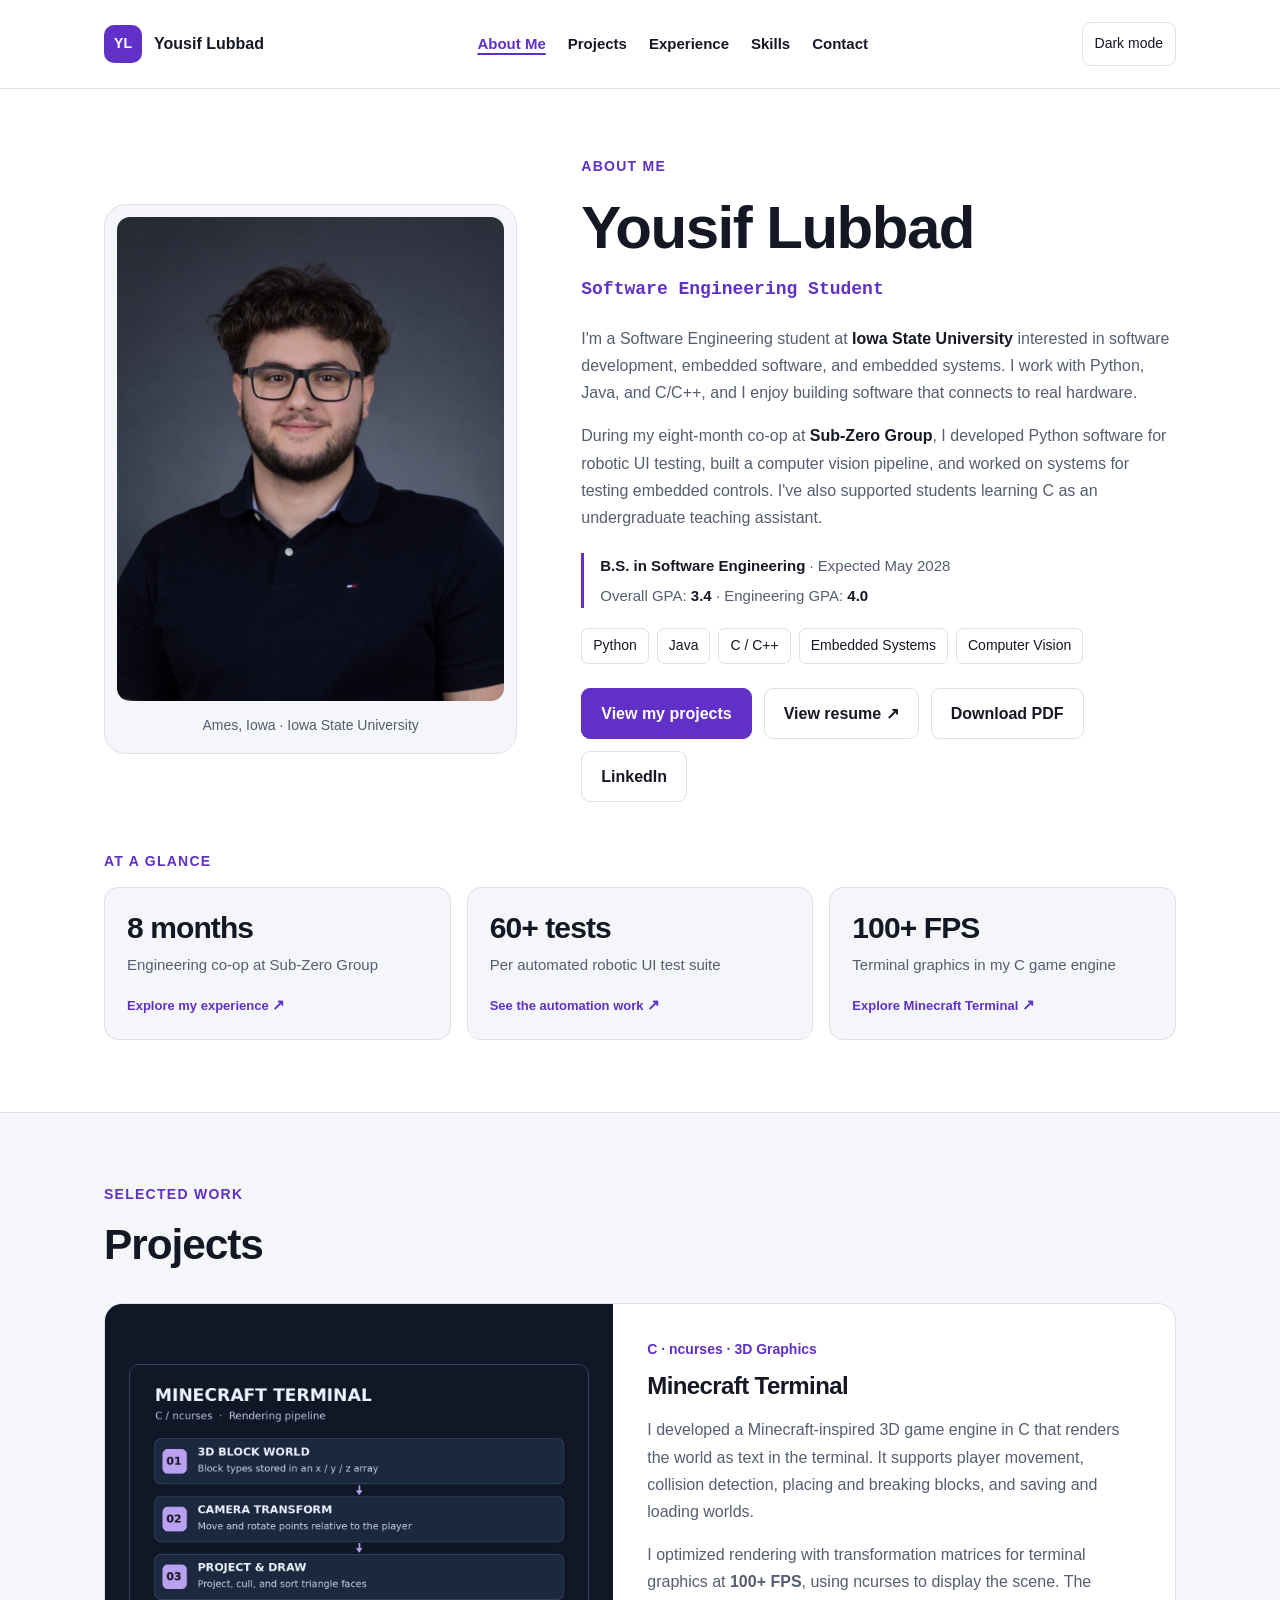
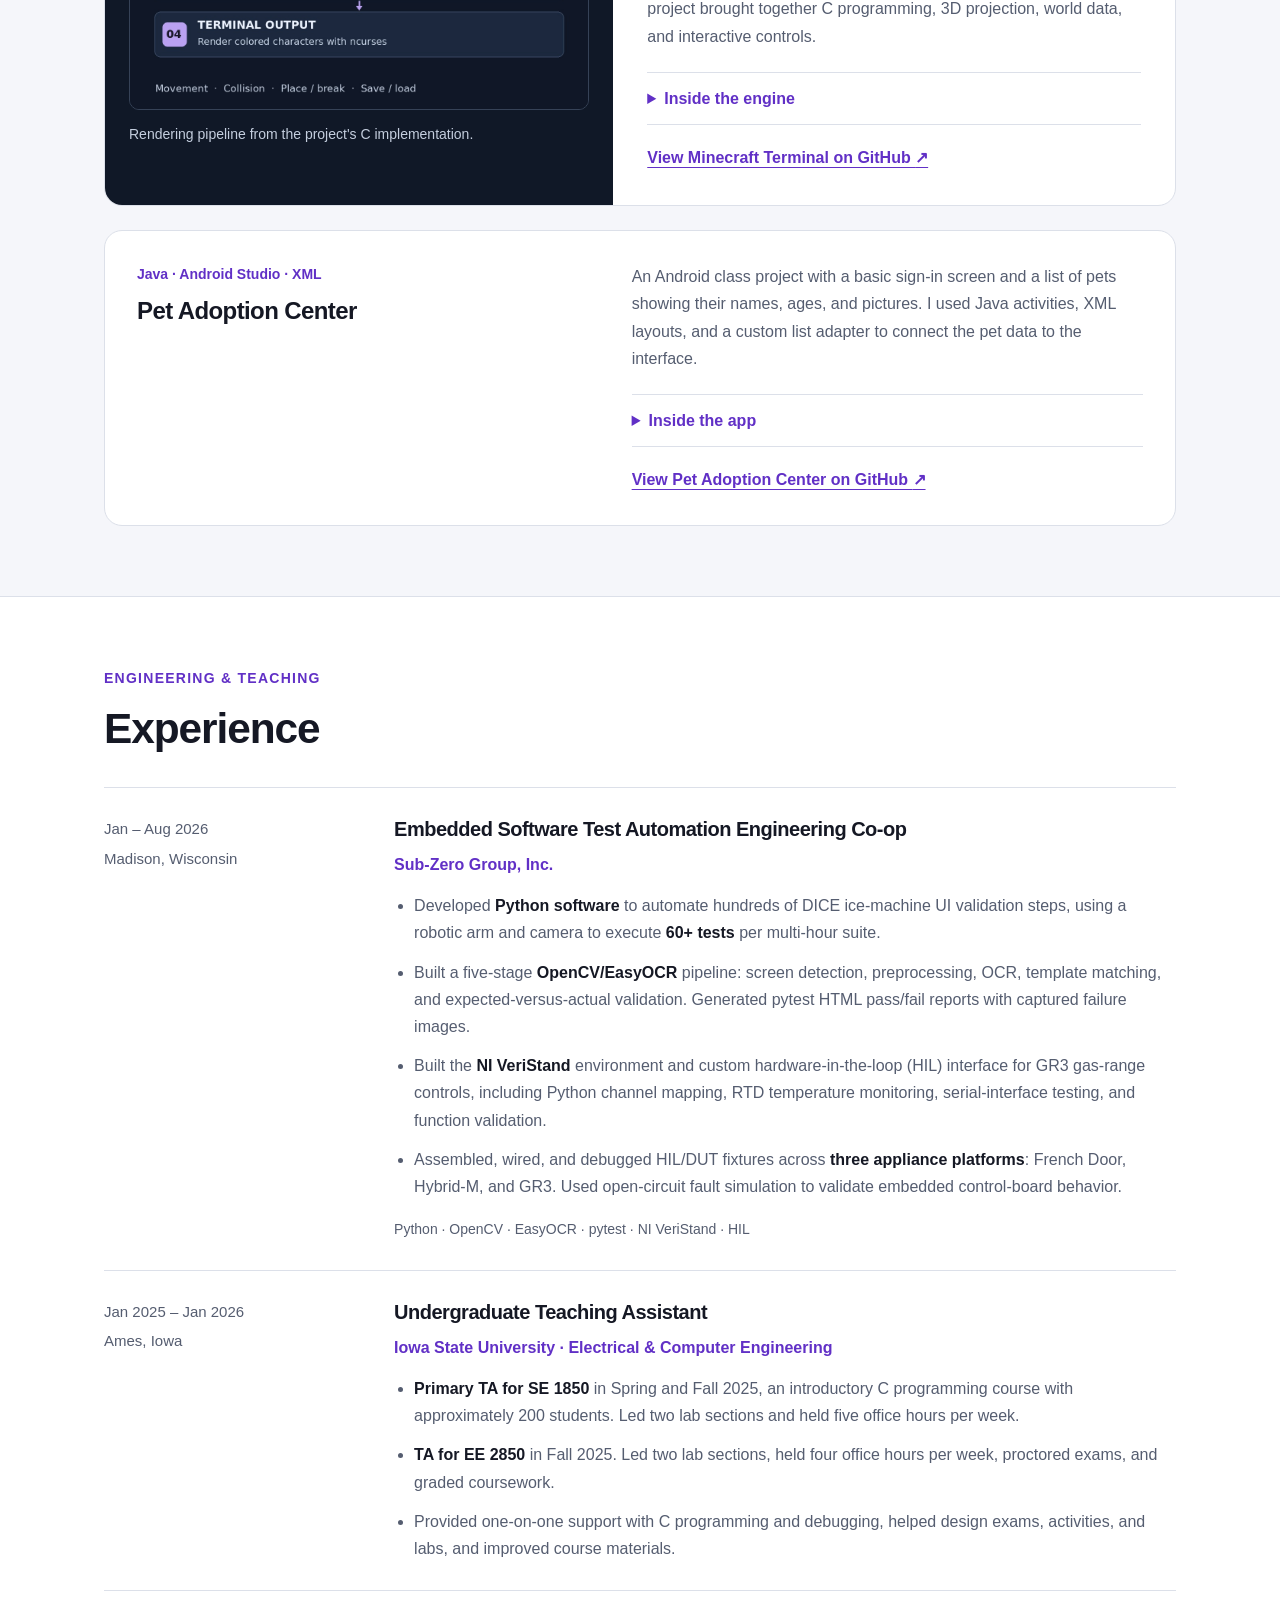
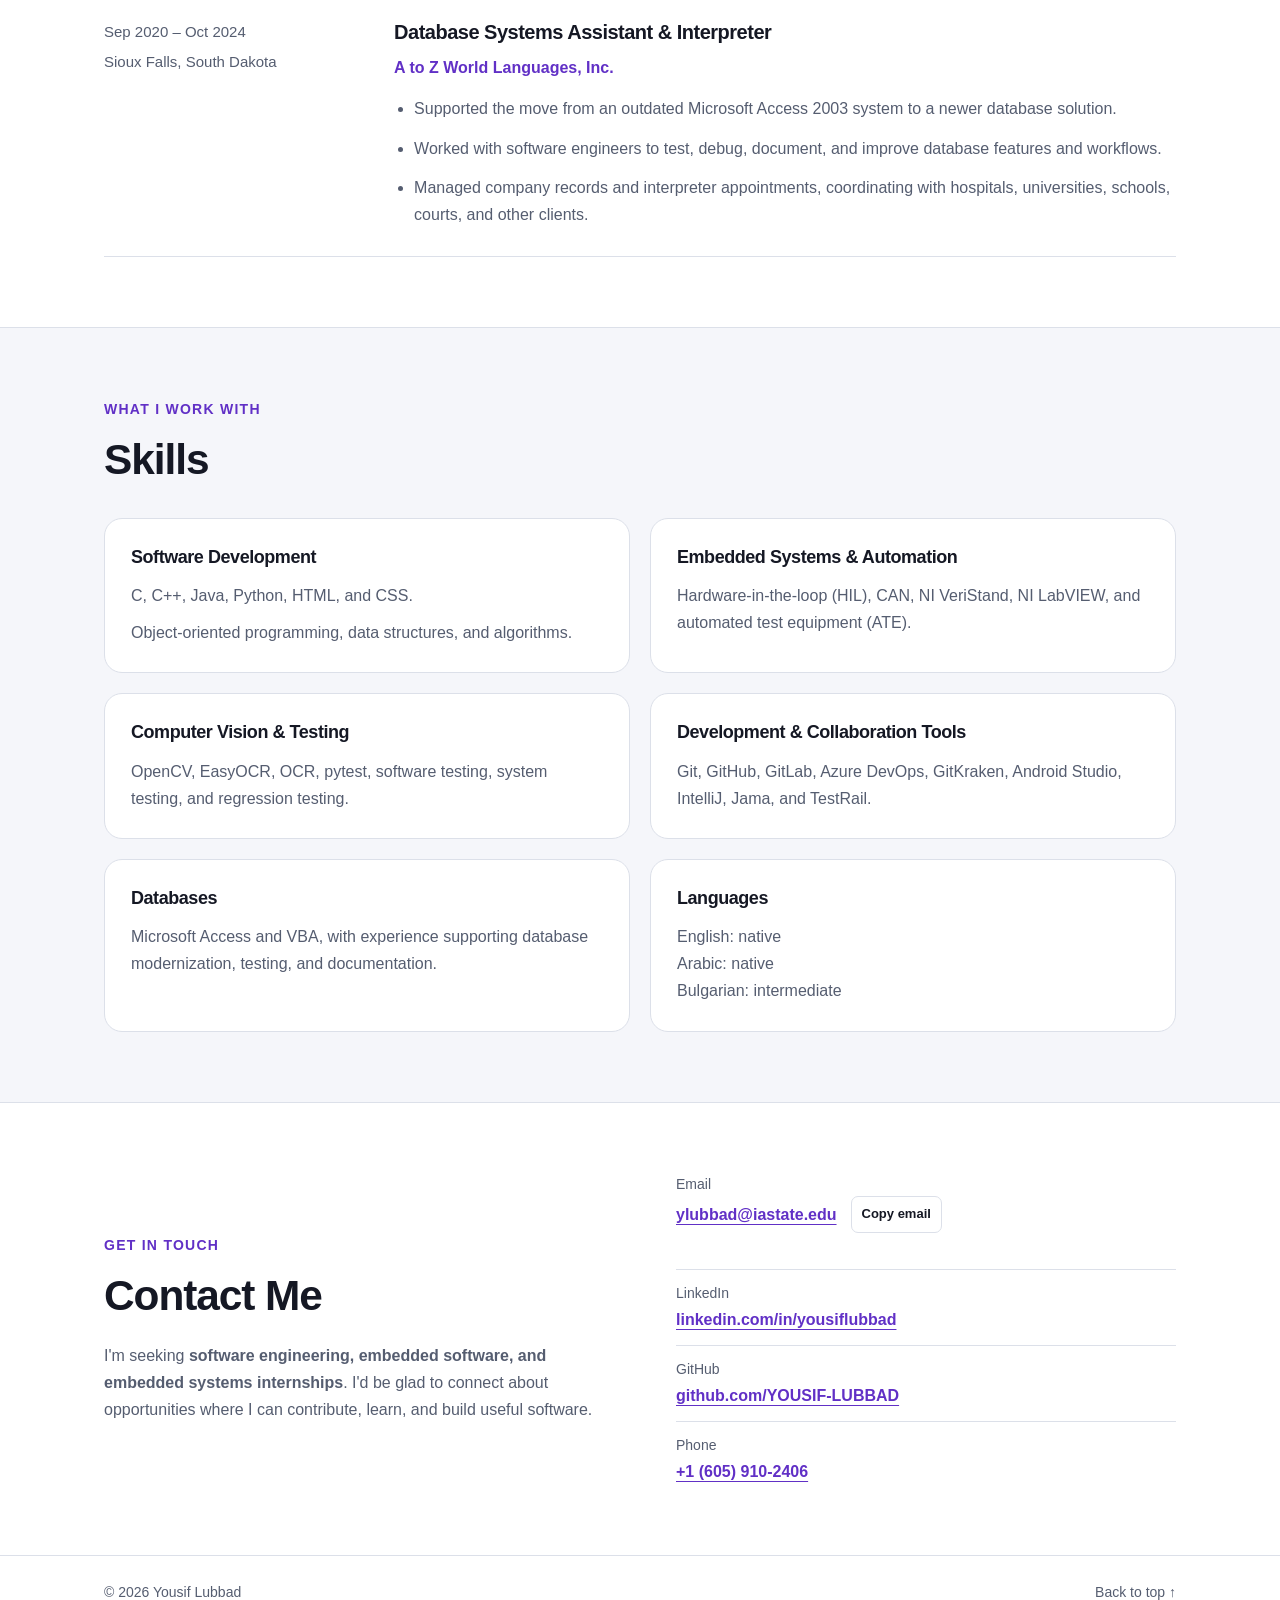
<file: index.html>
<!DOCTYPE html>
<html lang="en">
<head>
  <meta charset="UTF-8">
  <meta name="viewport" content="width=device-width, initial-scale=1.0">
  <meta name="description" content="Yousif Lubbad is a Software Engineering student at Iowa State University seeking software engineering, embedded software, and embedded systems internships. Explore his Python, C/C++, computer vision, and HIL experience.">
  <meta name="color-scheme" content="light dark">
  <title>Yousif Lubbad | Software Engineering Portfolio</title>
  <link rel="canonical" href="https://yousif-lubbad.github.io/">
  <meta property="og:title" content="Yousif Lubbad — Software Engineering">
  <meta property="og:description" content="ISU Software Engineering student focused on embedded systems and software development.">
  <meta property="og:type" content="website">
  <meta property="og:url" content="https://yousif-lubbad.github.io/">
  <meta property="og:image" content="https://yousif-lubbad.github.io/Profile%20pic.jpg">
  <meta name="twitter:card" content="summary_large_image">
  <meta name="twitter:title" content="Yousif Lubbad — Software Engineering">
  <meta name="twitter:description" content="ISU Software Engineering student focused on embedded systems and software development.">
  <meta name="twitter:image" content="https://yousif-lubbad.github.io/Profile%20pic.jpg">

  <!-- External CSS: shared typography, colors, and responsive layout. -->
  <link rel="stylesheet" href="./style.css">

  <!-- Internal CSS: the page container and project panels. -->
  <style>
    .container {
      width: 100%;
      max-width: 1120px;
      margin: 0 auto;
      padding: 0 24px;
    }
    .project {
      margin-bottom: 24px;
      border: 1px solid var(--line);
      border-radius: 18px;
      overflow: hidden;
      background-color: var(--surface);
    }
  </style>
</head>
<body>
  <a class="skip-link" href="#about">Skip to main content</a>
  <header class="site-header">
    <div class="container header-inner">
      <a class="brand" href="#about" aria-label="Yousif Lubbad, About Me">
        <span class="brand-mark" aria-hidden="true">YL</span><span>Yousif Lubbad</span>
      </a>
      <nav aria-label="Main navigation">
        <ul>
          <li><a href="#about">About Me</a></li>
          <li><a href="#projects">Projects</a></li>
          <li><a href="#experience">Experience</a></li>
          <li><a href="#skills">Skills</a></li>
          <li><a href="#contact">Contact</a></li>
        </ul>
      </nav>
      <button id="theme-toggle" class="theme-toggle" type="button" aria-pressed="false" aria-label="Dark mode" hidden>Dark mode</button>
    </div>
  </header>

  <main>
    <section id="about" class="about-section" aria-labelledby="about-heading" tabindex="-1">
      <div class="container about-grid">
        <figure class="portrait">
          <img src="./images/profile.jpg" alt="Yousif Lubbad wearing glasses and a navy polo shirt" width="1024" height="1536" fetchpriority="high">
          <figcaption>Ames, Iowa · Iowa State University</figcaption>
        </figure>
        <div class="about-copy">
          <p class="eyebrow">About Me</p>
          <h1 id="about-heading">Yousif Lubbad</h1>
          <!-- Inline CSS: a distinct style for the profile role. -->
          <p class="role" style="font-family: 'Courier New', Courier, monospace; color: var(--accent); font-weight: 700;">Software Engineering Student</p>
          <p>I'm a Software Engineering student at <strong>Iowa State University</strong> interested in software development, embedded software, and embedded systems. I work with Python, Java, and C/C++, and I enjoy building software that connects to real hardware.</p>
          <p>During my eight-month co-op at <strong>Sub-Zero Group</strong>, I developed Python software for robotic UI testing, built a computer vision pipeline, and worked on systems for testing embedded controls. I've also supported students learning C as an undergraduate teaching assistant.</p>
          <div class="education-summary">
            <p><strong>B.S. in Software Engineering</strong> · Expected May 2028</p>
            <p>Overall GPA: <strong>3.4</strong> · Engineering GPA: <strong>4.0</strong></p>
          </div>
          <ul class="skills" aria-label="Programming languages and tools">
            <li>Python</li><li>Java</li><li>C / C++</li><li>Embedded Systems</li><li>Computer Vision</li>
          </ul>
          <div class="actions">
            <a class="button button-primary" href="#projects">View my projects</a>
            <a class="button" href="./documents/Yousif_Lubbad_Resume.pdf" target="_blank" rel="noopener noreferrer">View resume <span aria-hidden="true">↗</span><span class="sr-only"> (PDF, opens in a new tab)</span></a>
            <a class="button" href="./documents/Yousif_Lubbad_Resume.pdf" download="Yousif_Lubbad_Resume.pdf">Download PDF</a>
            <a class="button" href="https://www.linkedin.com/in/yousiflubbad/" target="_blank" rel="noopener noreferrer">LinkedIn <span class="sr-only">(opens in a new tab)</span></a>
          </div>
        </div>
      </div>
      <div class="container highlights-wrap">
        <p class="eyebrow">At a Glance</p>
        <ul class="highlights" aria-label="Selected engineering highlights">
          <li><a href="#experience"><strong>8 months</strong><span>Engineering co-op at Sub-Zero Group</span><span class="highlight-link">Explore my experience <span aria-hidden="true">↗</span></span></a></li>
          <li><a href="#experience"><strong>60+ tests</strong><span>Per automated robotic UI test suite</span><span class="highlight-link">See the automation work <span aria-hidden="true">↗</span></span></a></li>
          <li><a href="#projects"><strong>100+ FPS</strong><span>Terminal graphics in my C game engine</span><span class="highlight-link">Explore Minecraft Terminal <span aria-hidden="true">↗</span></span></a></li>
        </ul>
      </div>
    </section>

    <section id="projects" class="section section-tinted" aria-labelledby="projects-heading" tabindex="-1">
      <div class="container">
        <div class="section-heading"><p class="eyebrow">Selected Work</p><h2 id="projects-heading">Projects</h2></div>
        <article class="project featured-project" aria-labelledby="project-one-heading">
          <figure class="project-visual">
            <img src="./images/project1.jpg" alt="Minecraft Terminal rendering pipeline: 3D block data becomes camera-space points, projected triangles, and colored terminal characters" width="1200" height="900" loading="lazy">
            <figcaption>Rendering pipeline from the project's C implementation.</figcaption>
          </figure>
          <div class="project-copy">
            <p class="project-category">C · ncurses · 3D Graphics</p>
            <h3 id="project-one-heading">Minecraft Terminal</h3>
            <p>I developed a Minecraft-inspired 3D game engine in C that renders the world as text in the terminal. It supports player movement, collision detection, placing and breaking blocks, and saving and loading worlds.</p>
            <p>I optimized rendering with transformation matrices for terminal graphics at <strong>100+ FPS</strong>, using ncurses to display the scene. The project brought together C programming, 3D projection, world data, and interactive controls.</p>
            <details class="project-details">
              <summary>Inside the engine</summary>
              <dl>
                <dt>The challenge</dt><dd>Make a 3D block world playable inside a text terminal.</dd>
                <dt>The approach</dt><dd>Transform world coordinates into camera space, project the scene into triangles, and use ncurses to draw colored terminal characters.</dd>
                <dt>The result</dt><dd>Interactive movement and collision detection, block placement and removal, and worlds that can be saved and loaded.</dd>
              </dl>
            </details>
            <a class="text-link" href="https://github.com/YOUSIF-LUBBAD/Minecraft-Terminal-Yousif" target="_blank" rel="noopener noreferrer">View Minecraft Terminal on GitHub <span aria-hidden="true">↗</span><span class="sr-only"> (opens in a new tab)</span></a>
          </div>
        </article>
        <article class="project secondary-project" aria-labelledby="project-two-heading">
          <div><p class="project-category">Java · Android Studio · XML</p><h3 id="project-two-heading">Pet Adoption Center</h3></div>
          <div>
            <p>An Android class project with a basic sign-in screen and a list of pets showing their names, ages, and pictures. I used Java activities, XML layouts, and a custom list adapter to connect the pet data to the interface.</p>
            <details class="project-details">
              <summary>Inside the app</summary>
              <dl>
                <dt>The goal</dt><dd>Build a simple Android interface for browsing pets available for adoption.</dd>
                <dt>The implementation</dt><dd>Java activities handle the screens, XML defines their layouts, and a custom adapter maps each pet's name, age, and image to a list row.</dd>
                <dt>The result</dt><dd>A class project connecting a basic sign-in screen to a visual pet list.</dd>
              </dl>
            </details>
            <a class="text-link" href="https://github.com/YOUSIF-LUBBAD/KC-FinalProject" target="_blank" rel="noopener noreferrer">View Pet Adoption Center on GitHub <span aria-hidden="true">↗</span><span class="sr-only"> (opens in a new tab)</span></a>
          </div>
        </article>
      </div>
    </section>

    <section id="experience" class="section" aria-labelledby="experience-heading" tabindex="-1">
      <div class="container">
        <div class="section-heading"><p class="eyebrow">Engineering &amp; Teaching</p><h2 id="experience-heading">Experience</h2></div>
        <div class="experience-list">
          <article class="experience-item">
            <div class="experience-meta"><p>Jan – Aug 2026</p><p>Madison, Wisconsin</p></div>
            <div>
              <h3>Embedded Software Test Automation Engineering Co-op</h3>
              <p class="organization">Sub-Zero Group, Inc.</p>
              <ul class="experience-details">
                <li>Developed <strong>Python software</strong> to automate hundreds of DICE ice-machine UI validation steps, using a robotic arm and camera to execute <strong>60+ tests</strong> per multi-hour suite.</li>
                <li>Built a five-stage <strong>OpenCV/EasyOCR</strong> pipeline: screen detection, preprocessing, OCR, template matching, and expected-versus-actual validation. Generated pytest HTML pass/fail reports with captured failure images.</li>
                <li>Built the <strong>NI VeriStand</strong> environment and custom hardware-in-the-loop (HIL) interface for GR3 gas-range controls, including Python channel mapping, RTD temperature monitoring, serial-interface testing, and function validation.</li>
                <li>Assembled, wired, and debugged HIL/DUT fixtures across <strong>three appliance platforms</strong>: French Door, Hybrid-M, and GR3. Used open-circuit fault simulation to validate embedded control-board behavior.</li>
              </ul>
              <p class="tool-note">Python · OpenCV · EasyOCR · pytest · NI VeriStand · HIL</p>
            </div>
          </article>
          <article class="experience-item">
            <div class="experience-meta"><p>Jan 2025 – Jan 2026</p><p>Ames, Iowa</p></div>
            <div>
              <h3>Undergraduate Teaching Assistant</h3>
              <p class="organization">Iowa State University · Electrical &amp; Computer Engineering</p>
              <ul class="experience-details">
                <li><strong>Primary TA for SE 1850</strong> in Spring and Fall 2025, an introductory C programming course with approximately 200 students. Led two lab sections and held five office hours per week.</li>
                <li><strong>TA for EE 2850</strong> in Fall 2025. Led two lab sections, held four office hours per week, proctored exams, and graded coursework.</li>
                <li>Provided one-on-one support with C programming and debugging, helped design exams, activities, and labs, and improved course materials.</li>
              </ul>
            </div>
          </article>
          <article class="experience-item">
            <div class="experience-meta"><p>Sep 2020 – Oct 2024</p><p>Sioux Falls, South Dakota</p></div>
            <div>
              <h3>Database Systems Assistant &amp; Interpreter</h3>
              <p class="organization">A to Z World Languages, Inc.</p>
              <ul class="experience-details">
                <li>Supported the move from an outdated Microsoft Access 2003 system to a newer database solution.</li>
                <li>Worked with software engineers to test, debug, document, and improve database features and workflows.</li>
                <li>Managed company records and interpreter appointments, coordinating with hospitals, universities, schools, courts, and other clients.</li>
              </ul>
            </div>
          </article>
        </div>
      </div>
    </section>

    <section id="skills" class="section section-tinted" aria-labelledby="skills-heading" tabindex="-1">
      <div class="container">
        <div class="section-heading"><p class="eyebrow">What I Work With</p><h2 id="skills-heading">Skills</h2></div>
        <div class="skills-grid">
          <article class="project skill-group">
            <h3>Software Development</h3>
            <p>C, C++, Java, Python, HTML, and CSS.</p>
            <p>Object-oriented programming, data structures, and algorithms.</p>
          </article>
          <article class="project skill-group">
            <h3>Embedded Systems &amp; Automation</h3>
            <p>Hardware-in-the-loop (HIL), CAN, NI VeriStand, NI LabVIEW, and automated test equipment (ATE).</p>
          </article>
          <article class="project skill-group">
            <h3>Computer Vision &amp; Testing</h3>
            <p>OpenCV, EasyOCR, OCR, pytest, software testing, system testing, and regression testing.</p>
          </article>
          <article class="project skill-group">
            <h3>Development &amp; Collaboration Tools</h3>
            <p>Git, GitHub, GitLab, Azure DevOps, GitKraken, Android Studio, IntelliJ, Jama, and TestRail.</p>
          </article>
          <article class="project skill-group">
            <h3>Databases</h3>
            <p>Microsoft Access and VBA, with experience supporting database modernization, testing, and documentation.</p>
          </article>
          <article class="project skill-group">
            <h3>Languages</h3>
            <p>English: native<br>Arabic: native<br>Bulgarian: intermediate</p>
          </article>
        </div>
      </div>
    </section>

    <section id="contact" class="section contact-section" aria-labelledby="contact-heading" tabindex="-1">
      <div class="container contact-grid">
        <div>
          <p class="eyebrow">Get in Touch</p><h2 id="contact-heading">Contact Me</h2>
          <p>I'm seeking <strong>software engineering, embedded software, and embedded systems internships</strong>. I'd be glad to connect about opportunities where I can contribute, learn, and build useful software.</p>
        </div>
        <ul class="contact-links">
          <li>
            <span>Email</span>
            <div class="email-actions"><a id="email-link" href="mailto:ylubbad@iastate.edu">ylubbad@iastate.edu</a><button id="copy-email" class="copy-button" type="button" hidden>Copy email</button></div>
            <input id="email-to-copy" class="copy-fallback" type="text" value="ylubbad@iastate.edu" aria-label="Email address to copy" readonly hidden>
            <p id="copy-status" class="copy-status" role="status" aria-live="polite" aria-atomic="true"></p>
          </li>
          <li><span>LinkedIn</span><a href="https://www.linkedin.com/in/yousiflubbad/" target="_blank" rel="noopener noreferrer">linkedin.com/in/yousiflubbad<span class="sr-only"> (opens in a new tab)</span></a></li>
          <li><span>GitHub</span><a href="https://github.com/YOUSIF-LUBBAD" target="_blank" rel="noopener noreferrer">github.com/YOUSIF-LUBBAD<span class="sr-only"> (opens in a new tab)</span></a></li>
          <li><span>Phone</span><a href="tel:+16059102406">+1 (605) 910-2406</a></li>
        </ul>
      </div>
    </section>
  </main>

  <footer><div class="container footer-inner"><p>&copy; 2026 Yousif Lubbad</p><a href="#about">Back to top ↑</a></div></footer>
  <script src="./script.js" defer></script>
</body>
</html>
</file>
<file: style.css>
/* External stylesheet: theme, navigation, typography, and responsive layout. */
:root {
  color-scheme: light;
  --bg: #ffffff; --surface: #ffffff; --tint: #f5f6fa;
  --text: #151824; --muted: #555d70; --line: #dce0e9;
  --accent: #6130c6; --button: #6130c6; --button-hover: #492199;
}
html.dark {
  color-scheme: dark;
  --bg: #101219; --surface: #181b25; --tint: #141720;
  --text: #f0f2f8; --muted: #b3bdd0; --line: #343b4b;
  --accent: #c4a6ff; --button: #7542d6; --button-hover: #6130c6;
}
* { box-sizing: border-box; }
html { scroll-behavior: smooth; scroll-padding-top: var(--header-offset, 110px); }
body { margin: 0; background: var(--bg); color: var(--text); font-family: Inter, -apple-system, BlinkMacSystemFont, "Segoe UI", Arial, sans-serif; font-size: 1rem; line-height: 1.7; }
img { display: block; max-width: 100%; height: auto; }
figure, p, h1, h2, h3 { margin: 0; }
p + p { margin-top: 16px; }
h1, h2, h3 { line-height: 1.2; letter-spacing: -0.025em; }
h1 { font-size: clamp(2.5rem, 5vw, 3.75rem); font-weight: 800; margin-bottom: 12px; }
h2 { font-size: clamp(2rem, 4vw, 2.65rem); }
h3 { font-size: 1.5rem; }
a { color: var(--accent); text-underline-offset: 4px; }
a:hover { text-decoration-thickness: 2px; }
a:focus-visible, button:focus-visible, summary:focus-visible, input:focus-visible { outline: 3px solid var(--accent); outline-offset: 5px; }
button { font: inherit; }
[hidden] { display: none !important; }
section[id] { scroll-margin-top: 20px; }
.sr-only { position: absolute; width: 1px; height: 1px; padding: 0; margin: -1px; overflow: hidden; clip: rect(0, 0, 0, 0); white-space: nowrap; border: 0; }
.skip-link { position: fixed; left: 16px; top: -90px; z-index: 100; padding: 12px 18px; border-radius: 8px; background: var(--text); color: var(--bg); }
.skip-link:focus { top: 12px; }
.site-header { position: sticky; top: 0; z-index: 10; border-bottom: 1px solid var(--line); background: var(--bg); }
.container.header-inner { display: flex; align-items: center; justify-content: space-between; flex-wrap: wrap; gap: 18px; min-height: 88px; padding-top: 16px; padding-bottom: 16px; }
.brand { display: inline-flex; align-items: center; gap: 12px; color: var(--text); text-decoration: none; font-weight: 750; white-space: nowrap; }
.brand-mark { display: grid; place-items: center; width: 38px; height: 38px; border-radius: 10px; background: var(--accent); color: var(--bg); font-size: 0.875rem; }
nav ul { display: flex; align-items: center; justify-content: center; flex-wrap: wrap; gap: 6px 22px; list-style: none; padding: 0; margin: 0; }
nav a { display: inline-block; padding: 8px 0; color: var(--text); text-decoration: none; font-size: 0.9375rem; font-weight: 600; }
nav a:hover { color: var(--accent); text-decoration: underline; }
nav a[aria-current="location"] { color: var(--accent); text-decoration: underline; text-decoration-thickness: 2px; }
.theme-toggle { border: 1px solid var(--line); border-radius: 9px; background: var(--surface); color: var(--text); padding: 9px 12px; font-size: 0.875rem; cursor: pointer; white-space: nowrap; }
.theme-toggle:hover { border-color: var(--accent); }
.about-section { padding: 66px 0 72px; }
.about-grid { display: grid; grid-template-columns: minmax(0, 0.82fr) minmax(0, 1.18fr); align-items: center; gap: 64px; }
.portrait { padding: 12px; border: 1px solid var(--line); border-radius: 22px; background: var(--tint); }
.portrait img { width: 100%; aspect-ratio: 4 / 5; object-fit: cover; object-position: center 26%; border-radius: 13px; }
.portrait figcaption { padding: 13px 6px 3px; color: var(--muted); font-size: 0.875rem; text-align: center; }
.eyebrow { margin-bottom: 13px; color: var(--accent); font-size: 0.875rem; font-weight: 700; letter-spacing: 0.09em; text-transform: uppercase; }
.about-copy .role { margin-bottom: 22px; font-size: 1.125rem; line-height: 1.5; }
.about-copy > p:not(.eyebrow):not(.role) { color: var(--muted); }
.about-copy strong { color: var(--text); font-weight: 650; }
.graduation { font-size: 0.9375rem; }
.education-summary { margin-top: 22px; padding-left: 16px; border-left: 3px solid var(--accent); color: var(--muted); font-size: 0.9375rem; }
.education-summary p + p { margin-top: 4px; }
.skills { display: flex; flex-wrap: wrap; gap: 8px; padding: 0; margin: 20px 0 24px; list-style: none; }
.skills li { padding: 5px 11px; border: 1px solid var(--line); border-radius: 7px; color: var(--text); font-size: 0.875rem; background: var(--surface); }
.actions { display: flex; flex-wrap: wrap; gap: 12px; }
.button { display: inline-block; border: 1px solid var(--line); border-radius: 9px; padding: 11px 19px; font-weight: 650; color: var(--text); text-decoration: none; }
.button:hover { border-color: var(--accent); }
.button-primary { background: var(--button); border-color: var(--button); color: #ffffff; }
.button-primary:hover { background: var(--button-hover); border-color: var(--button-hover); }
.container.highlights-wrap { margin-top: 48px; }
.highlights { display: grid; grid-template-columns: repeat(3, minmax(0, 1fr)); gap: 16px; list-style: none; margin: 0; padding: 0; }
.highlights li { min-width: 0; }
.highlights a { display: flex; flex-direction: column; height: 100%; gap: 6px; padding: 22px; border: 1px solid var(--line); border-radius: 14px; background: var(--tint); color: var(--text); text-decoration: none; }
.highlights a:hover { border-color: var(--accent); }
.highlights strong { font-size: 1.875rem; line-height: 1.2; letter-spacing: -0.03em; }
.highlights span { font-size: 0.9375rem; color: var(--muted); }
.highlights .highlight-link { padding-top: 8px; margin-top: auto; color: var(--accent); font-size: 0.8125rem; font-weight: 650; }
.highlights .highlight-link span { color: inherit; }
.section { padding: 70px 0; }
.section-tinted { background: var(--tint); border-block: 1px solid var(--line); }
.section-heading { margin-bottom: 32px; }
.featured-project { display: grid; grid-template-columns: minmax(0, 0.95fr) minmax(0, 1.05fr); }
.project-visual { display: flex; flex-direction: column; justify-content: center; padding: 24px; background: #101827; }
.project-visual img { width: 100%; border: 1px solid #364257; border-radius: 10px; }
.project-visual figcaption { margin-top: 14px; font-size: 0.875rem; color: #c4cede; line-height: 1.5; }
.project-copy { padding: 34px; }
.project-category { color: var(--accent); font-size: 0.875rem; font-weight: 650; margin-bottom: 10px; }
.project h3 { margin-bottom: 16px; }
.project p:not(.project-category) { color: var(--muted); }
.project-details { margin-top: 22px; border-block: 1px solid var(--line); }
.project-details summary { padding: 12px 0; color: var(--accent); font-weight: 650; cursor: pointer; }
.project-details summary:hover { text-decoration: underline; text-underline-offset: 4px; }
.project-details dl { margin: 2px 0 18px; font-size: 0.9375rem; }
.project-details dt { margin-top: 14px; color: var(--text); font-weight: 650; }
.project-details dd { margin: 4px 0 0; color: var(--muted); }
.text-link { display: inline-block; margin-top: 20px; font-weight: 650; line-height: 1.6; }
.secondary-project { display: grid; grid-template-columns: minmax(0, 0.95fr) minmax(0, 1.05fr); gap: 32px; padding: 32px; }
.project:last-child { margin-bottom: 0; }
.experience-item { display: grid; grid-template-columns: minmax(0, 0.65fr) minmax(0, 2fr); gap: 36px; padding: 28px 0; border-top: 1px solid var(--line); }
.experience-item:last-child { border-bottom: 1px solid var(--line); }
.experience-item h3 { font-size: 1.25rem; line-height: 1.35; }
.experience-meta { color: var(--muted); font-size: 0.9375rem; }
.experience-meta p + p { margin-top: 4px; }
.experience-item .organization { color: var(--accent); margin-top: 8px; margin-bottom: 14px; font-weight: 650; }
.experience-item p:not(.organization) { color: var(--muted); }
.tool-note { font-size: 0.875rem; }
.experience-details { padding-left: 20px; margin: 0; color: var(--muted); }
.experience-details li + li { margin-top: 12px; }
.experience-details strong { color: var(--text); font-weight: 650; }
.experience-details + .tool-note { margin-top: 18px; }
.skills-grid { display: grid; grid-template-columns: repeat(2, minmax(0, 1fr)); gap: 20px; }
.skills-grid .skill-group { margin-bottom: 0; padding: 26px; }
.skill-group h3 { font-size: 1.125rem; line-height: 1.4; margin-bottom: 12px; }
.skill-group p + p { margin-top: 10px; }
.section-tinted + .contact-section { background: var(--bg); border-top: 0; }
.contact-section { background: var(--tint); border-block: 1px solid var(--line); }
.contact-grid { display: grid; grid-template-columns: minmax(0, 1fr) minmax(0, 1fr); gap: 72px; align-items: center; }
.contact-grid h2 { margin-bottom: 20px; }
.contact-grid p:not(.eyebrow) { color: var(--muted); }
.contact-links { list-style: none; padding: 0; margin: 0; }
.contact-links li { padding: 12px 0; border-bottom: 1px solid var(--line); }
.contact-links li:first-child { padding-top: 0; }
.contact-links li:last-child { border-bottom: 0; padding-bottom: 0; }
.contact-links li > span { display: block; font-size: 0.875rem; color: var(--muted); }
.contact-links a { font-weight: 600; overflow-wrap: anywhere; }
.email-actions { display: flex; align-items: center; flex-wrap: wrap; gap: 8px 14px; }
.copy-button { padding: 6px 10px; border: 1px solid var(--line); border-radius: 7px; background: var(--surface); color: var(--text); font-size: 0.8125rem; font-weight: 600; cursor: pointer; }
.copy-button:hover { border-color: var(--accent); }
.copy-button:disabled { cursor: wait; opacity: 0.7; }
.contact-grid .copy-status { min-height: 1.5em; margin-top: 5px; font-size: 0.8125rem; color: var(--accent); }
.copy-fallback { width: 100%; margin-top: 10px; padding: 8px; font: inherit; font-size: 0.9375rem; border: 1px solid var(--line); border-radius: 6px; background: var(--surface); color: var(--text); }
footer { padding: 25px 0; color: var(--muted); font-size: 0.875rem; }
.footer-inner { display: flex; align-items: center; justify-content: space-between; flex-wrap: wrap; gap: 14px; }
.footer-inner a { color: var(--muted); }
@media (max-width: 960px) {
  .container.header-inner { gap: 12px; }
  nav ul { gap: 6px 15px; }
  .about-grid { gap: 34px; }
  .project-copy { padding: 26px; }
  .contact-grid { gap: 36px; }
}
@media (max-width: 780px) {
  html { scroll-padding-top: var(--header-offset, 160px); }
  .container.header-inner { padding-top: 12px; padding-bottom: 10px; }
  nav { order: 3; width: 100%; }
  nav ul { justify-content: flex-start; gap: 6px 22px; }
  .about-section { padding: 40px 0 48px; }
  .about-grid { grid-template-columns: minmax(0, 1fr); gap: 32px; }
  .portrait { width: 100%; max-width: 390px; }
  .about-copy { max-width: 620px; }
  .highlights { grid-template-columns: minmax(0, 1fr); gap: 12px; }
  .container.highlights-wrap { margin-top: 36px; }
  .highlights a { padding: 18px 22px; }
  .section { padding: 48px 0; }
  .featured-project, .secondary-project, .contact-grid, .skills-grid { grid-template-columns: minmax(0, 1fr); }
  .secondary-project { gap: 10px; padding: 26px; }
  .experience-item { grid-template-columns: minmax(0, 1fr); gap: 12px; }
  .experience-meta { display: flex; flex-wrap: wrap; gap: 4px 18px; }
  .experience-meta p + p { margin-top: 0; }
}
@media (max-width: 400px) {
  .brand { gap: 8px; font-size: 0.9375rem; }
  .brand-mark { width: 32px; height: 32px; }
  nav ul { gap: 2px 14px; }
  nav a { font-size: 0.875rem; }
  .project-copy, .project-visual, .secondary-project { padding: 20px; }
}
@media (prefers-reduced-motion: reduce) { html { scroll-behavior: auto; } }
@media print {
  html, html.dark { color-scheme: light; --bg: #ffffff; --surface: #ffffff; --tint: #f5f6fa; --text: #151824; --muted: #555d70; --line: #dce0e9; --accent: #6130c6; }
  .site-header { position: static; }
  .theme-toggle, .skip-link, .copy-button, .copy-status, .copy-fallback { display: none; }
  .section, .about-section { padding: 28px 0; }
  .project, .experience-item { break-inside: avoid; }
}
</file>
